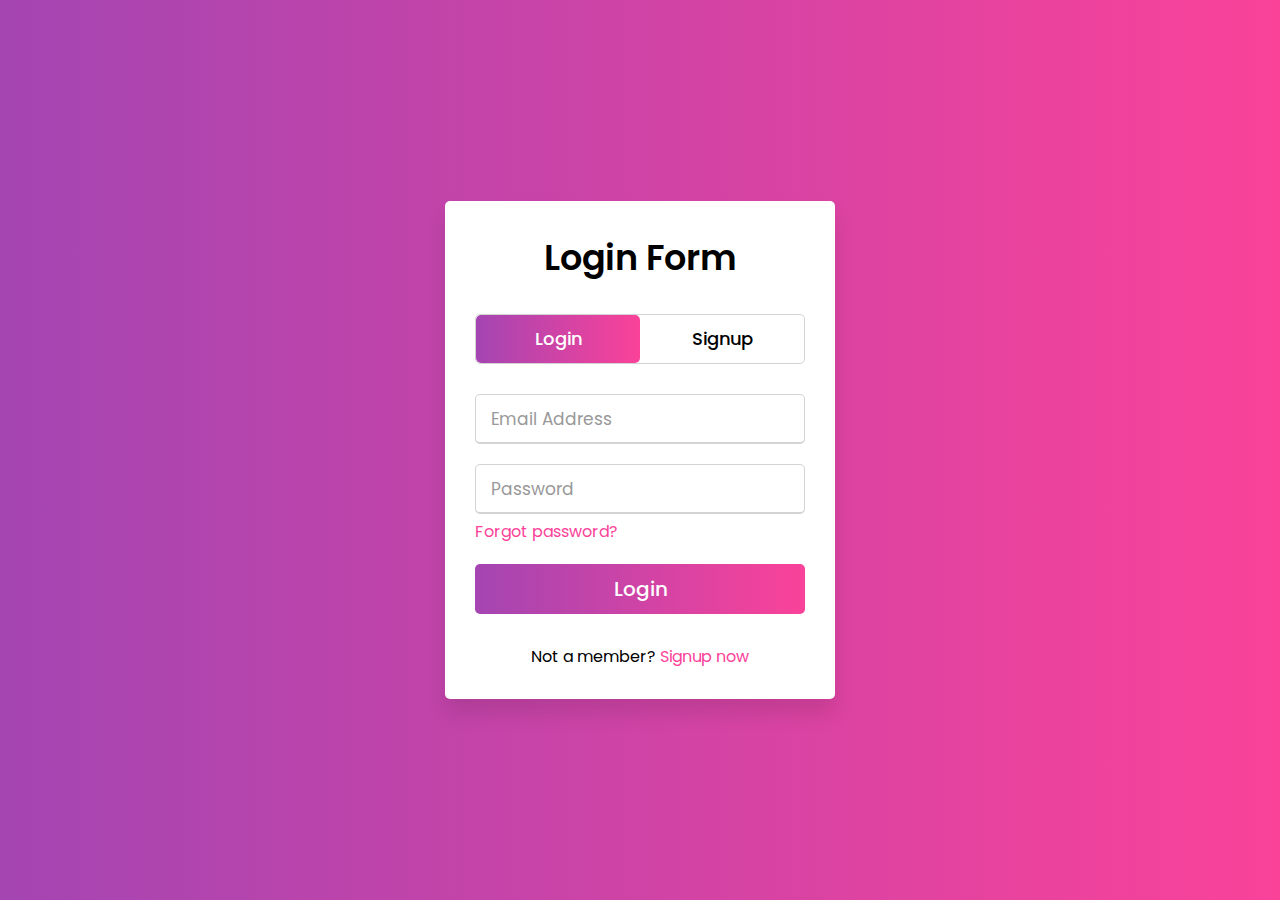
<file: public/login.html>
<!DOCTYPE html>
<!-- Created By CodingNepal -->
<html lang="en" dir="ltr">
   <head>
      <meta charset="utf-8">
      <title>Blue Island</title>
      <link rel="stylesheet" href="css/style.css">
      <meta name="viewport" content="width=device-width, initial-scale=1.0">
   </head>
   <body>
      <div class="wrapper">
         <div class="title-text">
            <div class="title login">
               Login Form
            </div>
            <div class="title signup">
               Signup Form
            </div>
         </div>
         <div class="form-container">
            <div class="slide-controls">
               <input type="radio" name="slide" id="login" checked>
               <input type="radio" name="slide" id="signup">
               <label for="login" class="slide login">Login</label>
               <label for="signup" class="slide signup">Signup</label>
               <div class="slider-tab"></div>
            </div>
            <div class="form-inner">
               <form action="#" class="login">
                  <div class="field">
                     <input type="text" placeholder="Email Address" required>
                  </div>
                  <div class="field">
                     <input type="password" placeholder="Password" required>
                  </div>
                  <div class="pass-link">
                     <a href="#">Forgot password?</a>
                  </div>
                  <div class="field btn">
                     <div class="btn-layer"></div>
                     <input type="submit" value="Login">
                  </div>
                  <div class="signup-link">
                     Not a member? <a href="">Signup now</a>
                  </div>
               </form>
               <form action="#" class="signup">
                  <div class="field">
                     <input type="text" placeholder="Email Address" required>
                  </div>
                  <div class="field">
                     <input type="password" placeholder="Password" required>
                  </div>
                  <div class="field">
                     <input type="password" placeholder="Confirm password" required>
                  </div>
                  <div class="field btn">
                     <div class="btn-layer"></div>
                     <input type="submit" value="Signup">
                  </div>
               </form>
            </div>
         </div>
      </div>
      <script>
         const loginText = document.querySelector(".title-text .login");
         const loginForm = document.querySelector("form.login");
         const loginBtn = document.querySelector("label.login");
         const signupBtn = document.querySelector("label.signup");
         const signupLink = document.querySelector("form .signup-link a");
         signupBtn.onclick = (()=>{
           loginForm.style.marginLeft = "-50%";
           loginText.style.marginLeft = "-50%";
         });
         loginBtn.onclick = (()=>{
           loginForm.style.marginLeft = "0%";
           loginText.style.marginLeft = "0%";
         });
         signupLink.onclick = (()=>{
           signupBtn.click();
           return false;
         });
      </script>
   </body>
</html>
</file>
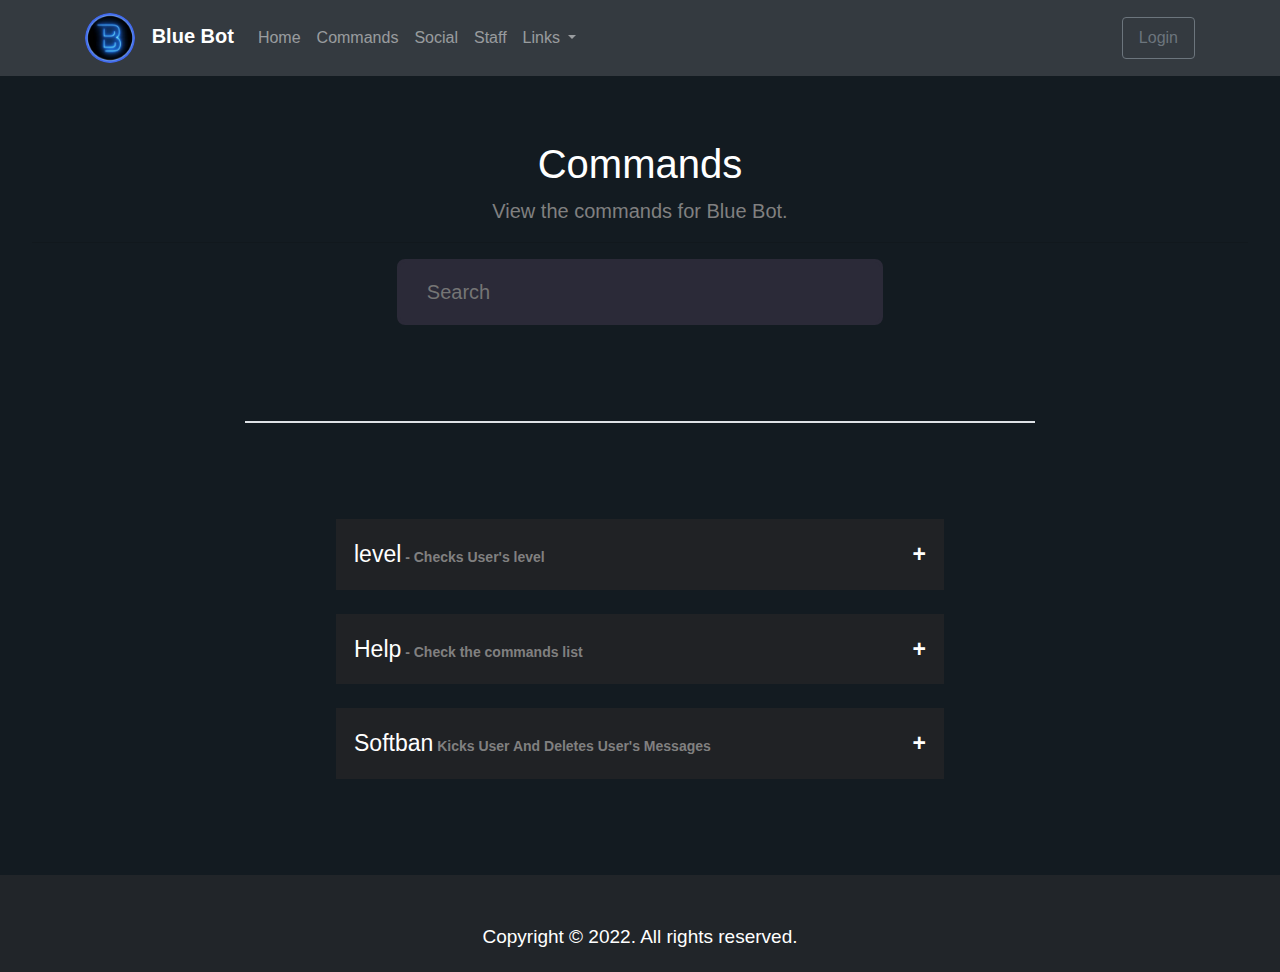
<file: public/pages/commands.html>
<title>Blue Island</title>
    <meta content="Blue Island" property="og:title" />
    <meta content="Join us on discord! Chat with JoshPlayz, The owner of Blue Island. Join Blue Island with your friends because you are invited." property="og:description" />
    <meta content="https://discord.samgamz.repl.co/" property="og:url" />
    <meta content="https://d1fdloi71mui9q.cloudfront.net/5rQKBwlQqmlj1fJpNyoC_1YOgzmCJ2yx4d7bQ" property="og:image" />
    <meta content="#0000FF" data-react-helmet="true" name="theme-color" />

<!DOCTYPE html>
<html lang="en">

<head>
    <meta charset="UTF-8">
    <meta name="viewport" content="width=device-width, initial-scale=1, shrink-to-fit=no">
    <link rel="stylesheet" href="../css/bootstrap.min.css">
    <link rel="stylesheet" href="../css/main.css">
    <link rel="stylesheet" href="https://cdnjs.cloudflare.com/ajax/libs/font-awesome/4.7.0/css/font-awesome.min.css">
    <link rel="icon" href="../assets/favicon.png">
    <title>Blue Island</title>
</head>

<body>
    <nav class="navbar navbar-expand-lg navbar-dark bg-dark">
        <div class="container-fluid container">
            <a class="navbar-brand" href="/">
                <img src="../assets/bot.png" alt="" width="50" height="50" class="rounded-circle"> &nbsp;
                <span>Blue Bot</span>
            </a>
            <button class="navbar-toggler" type="button" data-bs-toggle="collapse"
                data-bs-target="#navbarSupportedContent" aria-controls="navbarSupportedContent" aria-expanded="false"
                aria-label="Toggle navigation">
                <span class="navbar-toggler-icon"></span>
            </button>
            <div class="collapse navbar-collapse" id="navbarSupportedContent">
                <ul class="navbar-nav me-auto mb-2 mb-lg-0">
                    <li class="nav-item">
                        <a class="nav-link" href="../index.html">Home</a>
                    </li>
                    <li class="nav-item">
                        <a class="nav-link" aria-current="page" href="#/">Commands</a>
                    </li>
                    <li class="nav-item">
                        <a class="nav-link" aria-current="page" href="social.html">Social</a>
                    </li>
                    <li class="nav-item">
                        <a class="nav-link" href="./team.html">Staff</a>
                    </li>
                    <li class="nav-item dropdown">
                        <a class="nav-link dropdown-toggle" href="#" id="linksdrop" role="button"
                            data-bs-toggle="dropdown" aria-expanded="false">
                            Links
                        </a>
                        <ul class="dropdown-menu bgn" aria-labelledby="linksdrop">
                            <li><a class="dropdown-item text-muted font-weight-bold" href="https://discord.com/oauth2/authorize?client_id=919079000469549107&scope=applications.commands%20bot&permissions=8" target="_blank">Invite
                                    Bot</a>
                            </li>
                            <li><a class="dropdown-item text-muted font-weight-bold" href="https://discord.gg/sMzmrzgmGc" target="_blank">Support
                                    Server</a></li>
                           
                        </ul>
                    </li>
                </ul>
                <div class="d-flex ml-auto" id="headerlogin">
                    <li class="nav-item" style="list-style: none;">
                        <a class="nav-link btn btn-outline-secondary login" href="login.html">Login</a>
                    </li>
                </div>
            </div>
        </div>
    </nav>
    </div>

    <div class="jumbotron text-center bg-transparent">
        <h1 class="commandstitle">Commands</h1>
        <p class="lead commandssub">View the commands for Blue Bot.</p>
        <hr>
        <input id="myInput" type="text" class="searchbox" placeholder="Search">
        <br>
        <br>
        <br>
        <br>
        <br>
        <div class="border"></div>
        <br>
        <br>
        <br>
        <div id="myCmd">
            <br>
            <button type="button" class="collapsible">level<span> - Checks User's level</span></button>
            <div class="content">
                <h4 style="color: rgb(169, 247, 247);">Category:</h4>
                <p style="color: aqua;">Level</p>
                <h4 style="color: #cccccc;">Usage:</h4>
                <p>/level [user]</p>
                <h4 style="color: #cccccc;">Examples:</h4>
                <p>/level @joshplayz</p>
            </div>
            <br>
            <br>
            <button type="button" class="collapsible">Help<span> - Check the commands list</span></button>
            <div class="content">
                <h4 style="color: rgb(169, 247, 247);">Category:</h4>
                <p style="color: rgb(19, 182, 160);">Info</p>
                <h4 style="color: #cccccc;">Usage:</h4>
                <p>/help [module]</p>
                <h4 style="color: #cccccc;">Examples:</h4>
                <p>/help moderation</p>
            </div>
            <br>
            <br>
            <button type="button" class="collapsible">Softban<span> Kicks User And Deletes User's Messages</span></button>
            <div class="content">
                <h4 style="color: rgb(169, 247, 247);">Category:</h4>
                <p style="color: rgb(242, 44, 232);">Fun</p>
                <h4 style="color: #cccccc;">Usage:</h4>
                <p>/softban [user] [reason]</p>
                <h4 style="color: #cccccc;">Examples:</h4>
                <p>/softban @joshplayz hacking</p>
            </div>
        </div>
    </div>
    </div>

    <footer class="mastfoot mb-auto">
            <div class="container-fluid mb-auto">
                <div class="row d-flex justify-content-center">
                    <div class="">
                        <p style="font-size: 19px; padding: 0px; margin: 0px;"><a href="https://github.com/Hadi-Koubeissi"
                                style="text-decoration: none; color: white;"></a></br>Copyright ©
                            2022. All
                            rights reserved.</br>
                    </div>
                </div>
            </div>
        </footer>

    <script src="https://cdn.jsdelivr.net/npm/bootstrap@5.0.0-beta1/dist/js/bootstrap.bundle.min.js"
        integrity="sha384-ygbV9kiqUc6oa4msXn9868pTtWMgiQaeYH7/t7LECLbyPA2x65Kgf80OJFdroafW"
        crossorigin="anonymous"></script>
    <script src="https://cdnjs.cloudflare.com/ajax/libs/materialize/1.0.0/js/materialize.min.js"></script>
    <script src="https://ajax.googleapis.com/ajax/libs/jquery/3.5.1/jquery.min.js"></script>
    <script src="../js/main.js"></script>
</body>

</html>
</file>
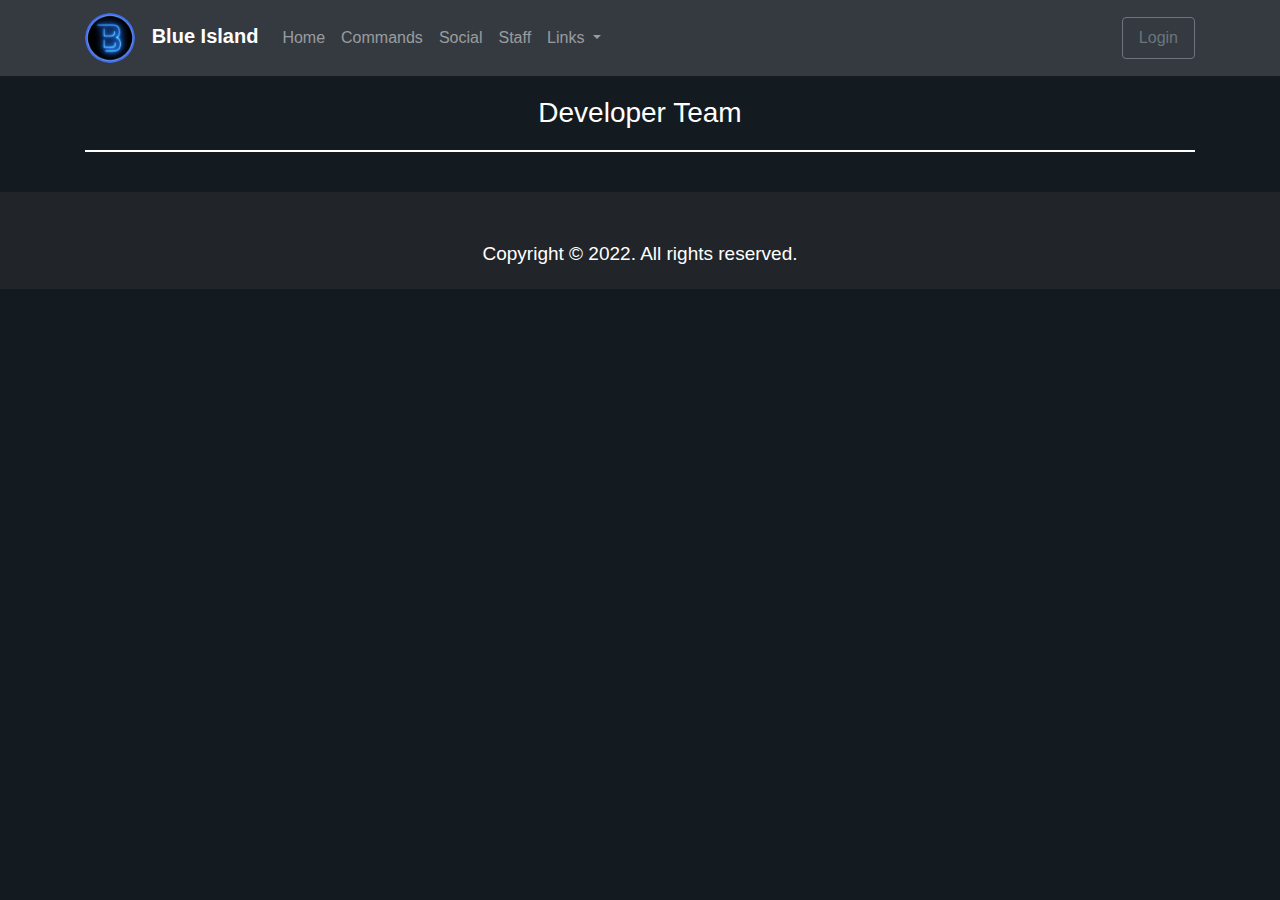
<file: public/pages/team.html>
<title>Blue Island</title>
    <meta content="Blue Island" property="og:title" />
    <meta content="Join us on discord! Chat with JoshPlayz, The owner of Blue Island. Join Blue Island with your friends because you are invited." property="og:description" />
    <meta content="https://discord.samgamz.repl.co/" property="og:url" />
    <meta content="https://d1fdloi71mui9q.cloudfront.net/5rQKBwlQqmlj1fJpNyoC_1YOgzmCJ2yx4d7bQ" property="og:image" />
    <meta content="#0000FF" data-react-helmet="true" name="theme-color" />

<!DOCTYPE html>
<html lang="en">

<head>
    <meta charset="UTF-8">
    <meta name="viewport" content="width=device-width, initial-scale=1, shrink-to-fit=no">
    <link rel="stylesheet" href="../css/bootstrap.min.css">
    <link rel="stylesheet" href="../css/main.css">
    <link rel="stylesheet" href="https://cdnjs.cloudflare.com/ajax/libs/font-awesome/4.7.0/css/font-awesome.min.css">
    <link rel="icon" href="../assets/favicon.png">
    <title>Blue Island</title>
</head>

<body>
    <nav class="navbar navbar-expand-lg navbar-dark bg-dark">
        <div class="container-fluid container">
            <a class="navbar-brand" href="/">
                <img src="../assets/bot.png" alt="" width="50" height="50" class="rounded-circle"> &nbsp;
                <span>Blue Island</span>
            </a>
            <button class="navbar-toggler" type="button" data-bs-toggle="collapse"
                data-bs-target="#navbarSupportedContent" aria-controls="navbarSupportedContent" aria-expanded="false"
                aria-label="Toggle navigation">
                <span class="navbar-toggler-icon"></span>
            </button>
            <div class="collapse navbar-collapse" id="navbarSupportedContent">
                <ul class="navbar-nav me-auto mb-2 mb-lg-0">
                    <li class="nav-item">
                        <a class="nav-link" href="../index.html">Home</a>
                    </li>
                    <li class="nav-item">
                        <a class="nav-link" aria-current="page" href="./commands.html">Commands</a>
                    </li>
                    <li class="nav-item">
                        <a class="nav-link" aria-current="page" href="social.html">Social</a>
                    </li>
                    <li class="nav-item">
                        <a class="nav-link" href="#/">Staff</a>
                    </li>
                    <li class="nav-item dropdown">
                        <a class="nav-link dropdown-toggle" href="#" id="linksdrop" role="button"
                            data-bs-toggle="dropdown" aria-expanded="false">
                            Links
                        </a>
                        <ul class="dropdown-menu bgn" aria-labelledby="linksdrop">
                            <li><a class="dropdown-item text-muted font-weight-bold" href="https://discord.com/oauth2/authorize?client_id=919079000469549107&scope=applications.commands%20bot&permissions=8" target="_blank">Invite
                                    Bot</a>
                            </li>
                            <li><a class="dropdown-item text-muted font-weight-bold" href="https://discord.gg/sMzmrzgmGc" target="_blank">Support
                                    Server</a></li>
                          
                        </ul>
                    </li>
                </ul>
                <div class="d-flex ml-auto" id="headerlogin">
                    <li class="nav-item" style="list-style: none;">
                        <a class="nav-link btn btn-outline-secondary login" href="login.html">Login</a>
                    </li>
                </div>
            </div>
        </div>
    </nav>

    <div class="container text-center">
        <h3 style="color: #ffffff; margin: 20px">Developer Team</h3>
        <hr style="border: 1px solid #ffffff">
        <div class="row equal d-flex justify-content-center" style="margin: 20px" id="owners_list">
        </div>
    </div>

    <footer class="mastfoot mb-auto">
        <div class="container-fluid mb-auto">
            <div class="row d-flex justify-content-center">
                <div class="">
                    <p style="font-size: 19px; padding: 0px; margin: 0px;"><a href=""
                            style="text-decoration: none; color: white;"></a></br>Copyright ©
                        2022. All
                        rights reserved.</br>
                </div>
            </div>
        </div>
    </footer>

    <script src="https://cdn.jsdelivr.net/npm/bootstrap@5.0.0-beta1/dist/js/bootstrap.bundle.min.js"
        integrity="sha384-ygbV9kiqUc6oa4msXn9868pTtWMgiQaeYH7/t7LECLbyPA2x65Kgf80OJFdroafW"
        crossorigin="anonymous"></script>
    <script src="https://cdnjs.cloudflare.com/ajax/libs/materialize/1.0.0/js/materialize.min.js"></script>
    <script src="https://ajax.googleapis.com/ajax/libs/jquery/3.5.1/jquery.min.js"></script>
    <script src="../js/main.js"></script>
    <script src="../js/team.js"></script>
  
</body>

</html>
</file>
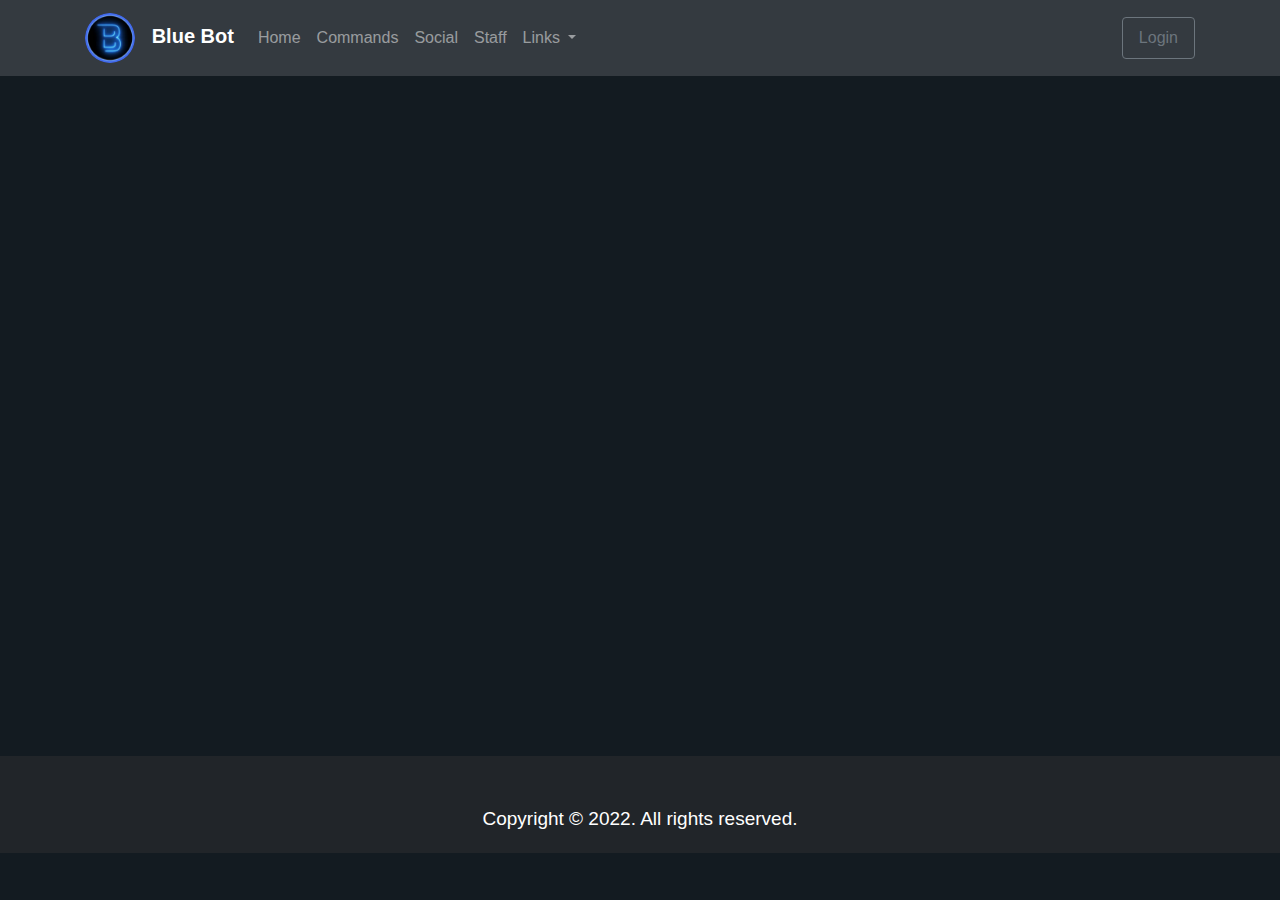
<file: public/pages/watch.html>
<title>Blue Island</title>
    <meta content="Blue Island" property="og:title" />
    <meta content="Join us on discord! Chat with JoshPlayz, The owner of Blue Island. Join Blue Island with your friends because you are invited." property="og:description" />
    <meta content="https://discord.samgamz.repl.co/" property="og:url" />
    <meta content="https://d1fdloi71mui9q.cloudfront.net/5rQKBwlQqmlj1fJpNyoC_1YOgzmCJ2yx4d7bQ" property="og:image" />
    <meta content="#0000FF" data-react-helmet="true" name="theme-color" />

<!DOCTYPE html>
<html lang="en">

<head>
    <meta charset="UTF-8">
    <meta name="viewport" content="width=device-width, initial-scale=1, shrink-to-fit=no">
    <link rel="stylesheet" href="../css/bootstrap.min.css">
    <link rel="stylesheet" href="../css/main.css">
    <link rel="stylesheet" href="https://cdnjs.cloudflare.com/ajax/libs/font-awesome/4.7.0/css/font-awesome.min.css">
    <link rel="icon" href="../assets/favicon.png">
    <title>Blue Island</title>
</head>

<body>
    <nav class="navbar navbar-expand-lg navbar-dark bg-dark">
        <div class="container-fluid container">
            <a class="navbar-brand" href="/">
                <img src="../assets/bot.png" alt="" width="50" height="50" class="rounded-circle"> &nbsp;
                <span>Blue Bot</span>
            </a>
            <button class="navbar-toggler" type="button" data-bs-toggle="collapse"
                data-bs-target="#navbarSupportedContent" aria-controls="navbarSupportedContent" aria-expanded="false"
                aria-label="Toggle navigation">
                <span class="navbar-toggler-icon"></span>
            </button>
            <div class="collapse navbar-collapse" id="navbarSupportedContent">
                <ul class="navbar-nav me-auto mb-2 mb-lg-0">
                    <li class="nav-item">
                        <a class="nav-link" href="../index.html">Home</a>
                    </li>
                    <li class="nav-item">
                        <a class="nav-link" aria-current="page" href="#/">Commands</a>
                    </li>
                    <li class="nav-item">
                        <a class="nav-link" aria-current="page" href="social.html">Social</a>
                    </li>
                    <li class="nav-item">
                        <a class="nav-link" href="./team.html">Staff</a>
                    </li>
                    <li class="nav-item dropdown">
                        <a class="nav-link dropdown-toggle" href="#" id="linksdrop" role="button"
                            data-bs-toggle="dropdown" aria-expanded="false">
                            Links
                        </a>
                        <ul class="dropdown-menu bgn" aria-labelledby="linksdrop">
                            <li><a class="dropdown-item text-muted font-weight-bold" href="https://discord.com/oauth2/authorize?client_id=919079000469549107&scope=applications.commands%20bot&permissions=8" target="_blank">Invite
                                    Bot</a>
                            </li>
                            <li><a class="dropdown-item text-muted font-weight-bold" href="https://discord.gg/sMzmrzgmGc" target="_blank">Support
                                    Server</a></li>
                           
                        </ul>
                    </li>
                </ul>
                <div class="d-flex ml-auto" id="headerlogin">
                    <li class="nav-item" style="list-style: none;">
                        <a class="nav-link btn btn-outline-secondary login" href="login.html">Login</a>
                    </li>
                </div>
            </div>
        </div>
    </nav>
    </div>

<center><iframe src='//www.appdemostore.com/embed?id=6512409261375488' width='377' height='680' frameborder='0'></iframe></center>
  
    <footer class="mastfoot mb-auto">
            <div class="container-fluid mb-auto">
                <div class="row d-flex justify-content-center">
                    <div class="">
                        <p style="font-size: 19px; padding: 0px; margin: 0px;"><a href="https://github.com/Hadi-Koubeissi"
                                style="text-decoration: none; color: white;"></a></br>Copyright ©
                            2022. All
                            rights reserved.</br>
                    </div>
                </div>
            </div>
        </footer>

    <script src="https://cdn.jsdelivr.net/npm/bootstrap@5.0.0-beta1/dist/js/bootstrap.bundle.min.js"
        integrity="sha384-ygbV9kiqUc6oa4msXn9868pTtWMgiQaeYH7/t7LECLbyPA2x65Kgf80OJFdroafW"
        crossorigin="anonymous"></script>
    <script src="https://cdnjs.cloudflare.com/ajax/libs/materialize/1.0.0/js/materialize.min.js"></script>
    <script src="https://ajax.googleapis.com/ajax/libs/jquery/3.5.1/jquery.min.js"></script>
    <script src="../js/main.js"></script>
</body>

</html>
</file>
<file: public/css/style.css>
@import url('https://fonts.googleapis.com/css?family=Poppins:400,500,600,700&display=swap');
*{
  margin: 0;
  padding: 0;
  box-sizing: border-box;
  font-family: 'Poppins', sans-serif;
}
html,body{
  display: grid;
  height: 100%;
  width: 100%;
  place-items: center;
  background: -webkit-linear-gradient(left, #a445b2, #fa4299);
}
::selection{
  background: #fa4299;
  color: #fff;
}
.wrapper{
  overflow: hidden;
  max-width: 390px;
  background: #fff;
  padding: 30px;
  border-radius: 5px;
  box-shadow: 0px 15px 20px rgba(0,0,0,0.1);
}
.wrapper .title-text{
  display: flex;
  width: 200%;
}
.wrapper .title{
  width: 50%;
  font-size: 35px;
  font-weight: 600;
  text-align: center;
  transition: all 0.6s cubic-bezier(0.68,-0.55,0.265,1.55);
}
.wrapper .slide-controls{
  position: relative;
  display: flex;
  height: 50px;
  width: 100%;
  overflow: hidden;
  margin: 30px 0 10px 0;
  justify-content: space-between;
  border: 1px solid lightgrey;
  border-radius: 5px;
}
.slide-controls .slide{
  height: 100%;
  width: 100%;
  color: #fff;
  font-size: 18px;
  font-weight: 500;
  text-align: center;
  line-height: 48px;
  cursor: pointer;
  z-index: 1;
  transition: all 0.6s ease;
}
.slide-controls label.signup{
  color: #000;
}
.slide-controls .slider-tab{
  position: absolute;
  height: 100%;
  width: 50%;
  left: 0;
  z-index: 0;
  border-radius: 5px;
  background: -webkit-linear-gradient(left, #a445b2, #fa4299);
  transition: all 0.6s cubic-bezier(0.68,-0.55,0.265,1.55);
}
input[type="radio"]{
  display: none;
}
#signup:checked ~ .slider-tab{
  left: 50%;
}
#signup:checked ~ label.signup{
  color: #fff;
  cursor: default;
  user-select: none;
}
#signup:checked ~ label.login{
  color: #000;
}
#login:checked ~ label.signup{
  color: #000;
}
#login:checked ~ label.login{
  cursor: default;
  user-select: none;
}
.wrapper .form-container{
  width: 100%;
  overflow: hidden;
}
.form-container .form-inner{
  display: flex;
  width: 200%;
}
.form-container .form-inner form{
  width: 50%;
  transition: all 0.6s cubic-bezier(0.68,-0.55,0.265,1.55);
}
.form-inner form .field{
  height: 50px;
  width: 100%;
  margin-top: 20px;
}
.form-inner form .field input{
  height: 100%;
  width: 100%;
  outline: none;
  padding-left: 15px;
  border-radius: 5px;
  border: 1px solid lightgrey;
  border-bottom-width: 2px;
  font-size: 17px;
  transition: all 0.3s ease;
}
.form-inner form .field input:focus{
  border-color: #fc83bb;
  /* box-shadow: inset 0 0 3px #fb6aae; */
}
.form-inner form .field input::placeholder{
  color: #999;
  transition: all 0.3s ease;
}
form .field input:focus::placeholder{
  color: #b3b3b3;
}
.form-inner form .pass-link{
  margin-top: 5px;
}
.form-inner form .signup-link{
  text-align: center;
  margin-top: 30px;
}
.form-inner form .pass-link a,
.form-inner form .signup-link a{
  color: #fa4299;
  text-decoration: none;
}
.form-inner form .pass-link a:hover,
.form-inner form .signup-link a:hover{
  text-decoration: underline;
}
form .btn{
  height: 50px;
  width: 100%;
  border-radius: 5px;
  position: relative;
  overflow: hidden;
}
form .btn .btn-layer{
  height: 100%;
  width: 300%;
  position: absolute;
  left: -100%;
  background: -webkit-linear-gradient(right, #a445b2, #fa4299, #a445b2, #fa4299);
  border-radius: 5px;
  transition: all 0.4s ease;;
}
form .btn:hover .btn-layer{
  left: 0;
}
form .btn input[type="submit"]{
  height: 100%;
  width: 100%;
  z-index: 1;
  position: relative;
  background: none;
  border: none;
  color: #fff;
  padding-left: 0;
  border-radius: 5px;
  font-size: 20px;
  font-weight: 500;
  cursor: pointer;
}
</file>
<file: public/css/main.css>
body {
    font-family: 'Poppins', sans-serif !important;
    -webkit-font-smoothing: antialiased;
    -moz-osx-font-smoothing: grayscale;
    text-rendering: optimizeLegibility;
    background-color: #131b21;
}
.bgn {
    background-color: black;
    border: 1px solid #fff;
}
.htext {
color: #ffffff;
font-weight: inherit;
line-height: 1.2;
}
.ltext {
    color: #ffff;
}
.wh {
    color: #ffffff;
    font-weight: 700;
    padding-top: 30px;
}
.Hbot {
    color: #AD91FF !important;
}
.Hbot:hover {
    font-size: 30px;
    text-shadow: #ffffff;
}
.textt {
    color: #a2a8bd;
}
.card {
    border: 1px solid #ffffff;
}
.card:hover {
     border: 3px solid black;
}
.cardds{
margin-top: 30px !important;
padding: 60px 50px !important;
}
.bgseconde {
    padding-bottom: 150px;
    background-color: #131b21;

}
.ttjoin {
    color: #ffffff;
    font-weight: 500;
    font-size: 36px;
    line-height: 51px;
}
span {
    font-weight: 700;
}
.footer-social-icons {
    width: 350px;
    display: block;
    margin: 0 auto;
    align-items: center;
}
.social-icon {
    color: #fff;
}
ul.social-icons {
    margin-top: 10px;
}
.social-icons li {
    vertical-align: top;
    display: inline;
    height: 100px;
}
.social-icons a {
    color: #fff;
    text-decoration: none;
}
.fa-instagram {
    padding:10px 14px;
    -o-transition:.5s;
    -ms-transition:.5s;
    -moz-transition:.5s;
    -webkit-transition:.5s;
    transition: .5s;
    background-color: #322f30;
}
.fa-instagram:hover {
    background-color: #d69602;
}
.fa-twitter {
    padding:10px 12px;
    -o-transition:.5s;
    -ms-transition:.5s;
    -moz-transition:.5s;
    -webkit-transition:.5s;
    transition: .5s;
    background-color: #322f30;
}
.fa-twitter:hover {
    background-color: #00aced;
}
.fa-youtube {
    padding:10px 14px;
    -o-transition:.5s;
    -ms-transition:.5s;
    -moz-transition:.5s;
    -webkit-transition:.5s;
    transition: .5s;
    background-color: #322f30;
}
.fa-youtube:hover {
    background-color: #ff0000;
}
.add_to_discord {
    display: flex;
    align-items: center;
    background-color: blueviolet;
    border-radius: 8px;
    border: 0;
    font-weight: 600;
    font-size: 17px !important;
    line-height: 21px !important;
    color: #fff;
    padding: 27px;
    height: 58px;
    outline: none;
}
.add_to_discord svg {
    padding-right: 20px;
    box-sizing: unset;
}
.add_to_discord:hover {
    background-color: rgb(8, 0, 255);
    text-decoration: none;
  }
  
.commandstitle {
    color: #ffffff;
}
.commandssub {
    color: gray;
}
.searchbox {
    background-color: #2b2a38;
    padding: 15px 27px;
    font-size: 20px;
    color: #ccc;
    border: 3px solid #2b2a38;
    border-radius: 8px;
    width: 40%;
}
.border {
    width: 65%;
    height: 2px;
    background: #fff;
    margin-left: 17.5%;
}
.collapsible {
    background-color: #202225;
    color: white;
    cursor: pointer;
    padding: 18px;
    width: 50%;
    border: none;
    text-align: left;
    outline: none;
    font-size: 23px;
    font-family: -apple-system, BlinkMacSystemFont, 'Segoe UI', Roboto, Oxygen, Ubuntu, Cantarell, 'Open Sans', 'Helvetica Neue', sans-serif;
  }
  .collapsible span {
    font-size: 14px;
    color: grey;
}
.collapsible:after {
    content: '\002B';
    color: white;
    font-weight: bold;
    float: right;
    margin-left: 5px;
  }
  
  .active:after {
    content: "\2212";
  }
  .content {
    padding: 0 18px;
    width: 50%;
    margin-left: 25%;
    overflow: hidden;
    transition: max-height 0.3s ease-out;
    background-color: #2f3136;
    color: #6a707a;
    text-align: left;
    display: none;
  }
  .content h4 {
    margin-top: 12px;
    font-size: 20px;
    font-family: 'Cairo';
  }

  .card{
    background-color: rgb(255, 251, 251);
    color: red;
    max-width: 360px;
    display: flex;
    flex-direction: column;
    overflow: hidden;
    border-radius: 2rem;
    box-shadow: 0px 1rem 1.5rem rgba(0,0,0,0.5);
  }
  
  .card .banner{
    background-position: center;
    background-repeat: no-repeat;
    background-size: cover;
    height: 11rem;
    display: flex;
    align-items: flex-end;
    justify-content: center;
    box-sizing: border-box;
  }
  .card .banner img{
    background-color: #fff;
    width: 8rem;
    height: 8rem;
    box-shadow: 0 0.5rem 1rem rgba(0,0,0,0.3);
    border-radius: 50%;
    transform: translateY(50%);
    transition: transform 200ms cubic-bezier(0.18, 0.89, 0.32, 1.28);
  }
  
  .card .banner img:hover{
    transform: translateY(50%) scale(1.3);
  }
  
  .card h2.name{
    text-align: center;
    padding: 0 2rem 0.5rem;
    margin: 0;
  }
  
  .card .title{
    color: #a0a0a0;
    font-size: 0.85rem;
    text-align: center;
    padding: 0 2rem 1.2rem;
  }
  
  .card .actions{
    padding: 0 2rem 1.2rem;
    display: flex;
    flex-direction: column;
    order: 99;
  }
  
  .card .actions .follow-info{
    padding: 0 0 1rem;
    display: flex;
  }
  
  .card .actions .follow-info h2{
    text-align: center;
    width: 50%;
    margin: 0;
    box-sizing: border-box;
  }
  
  .card .actions .follow-info h2 a{
    text-decoration: none;
    padding: 0.8rem;
    display: flex;
    flex-direction: column;
    border-radius: 0.8rem;
    transition: background-color 100ms ease-in-out;
  }
  
  .card .actions .follow-info h2 a span{
    color: #1c9eff;
    font-weight: bold;
    transform-origin: bottom;
    transform: scaleY(1.3);
    transition: color 100ms ease-in-out;
  }
  
  .card .actions .follow-info h2 a small{
    color: #afafaf;
    font-size: 0.85rem;
    font-weight: normal;
  }
  
  .card .actions .follow-info h2 a:hover{
    background-color: #f2f2f2;
  }
  
  .card .actions .follow-info h2 a:hover span{
    color: #007ad6;
  }
  
  .card .actions .follow-btn button{
    color: inherit;
    font: inherit;
    font-weight: bold;
    background-color: #ffd01a;
    width: 100%;
    border: none;
    padding: 1rem;
    outline: none;
    box-sizing: border-box;
    border-radius: 1.5rem/50%;
    transition: background-color 100ms ease-in-out, transform 200ms cubic-bezier(0.18, 0.89, 0.32, 1.28);
  }
  
  .card .actions .follow-btn button:hover{
    background-color: #efb10a;
    transform: scale(1.1);
  }
  
  .card .actions .follow-btn button:active{
    background-color: #e8a200;
    transform: scale(1);
  }

  .licetitle {
    color: #ffff;
    margin: 5px;
    font-family: monospace;
  }

  .textlice {
    box-sizing: border-box;
    color:  #ffff;
    margin: 3px;
    letter-spacing: 1px;
  }

.mastfoot.mb-auto{
    padding-bottom: 40px;
    padding: 20px;
    bottom: 0;
    width: 100%;
    height: auto;
    background-color: #212529;
    color: white;
}


::-webkit-scrollbar {
	width: 12.2px;
}

::-webkit-scrollbar-track {
	box-shadow: inset 0 0 1000px #38383b; 
}

::-webkit-scrollbar-thumb {
	background: #202225; 
	border-radius: 4px;
}
/* Handle on hover */
::-webkit-scrollbar-thumb:hover {
    background: rgb(84, 81, 81); 
  }
</file>
